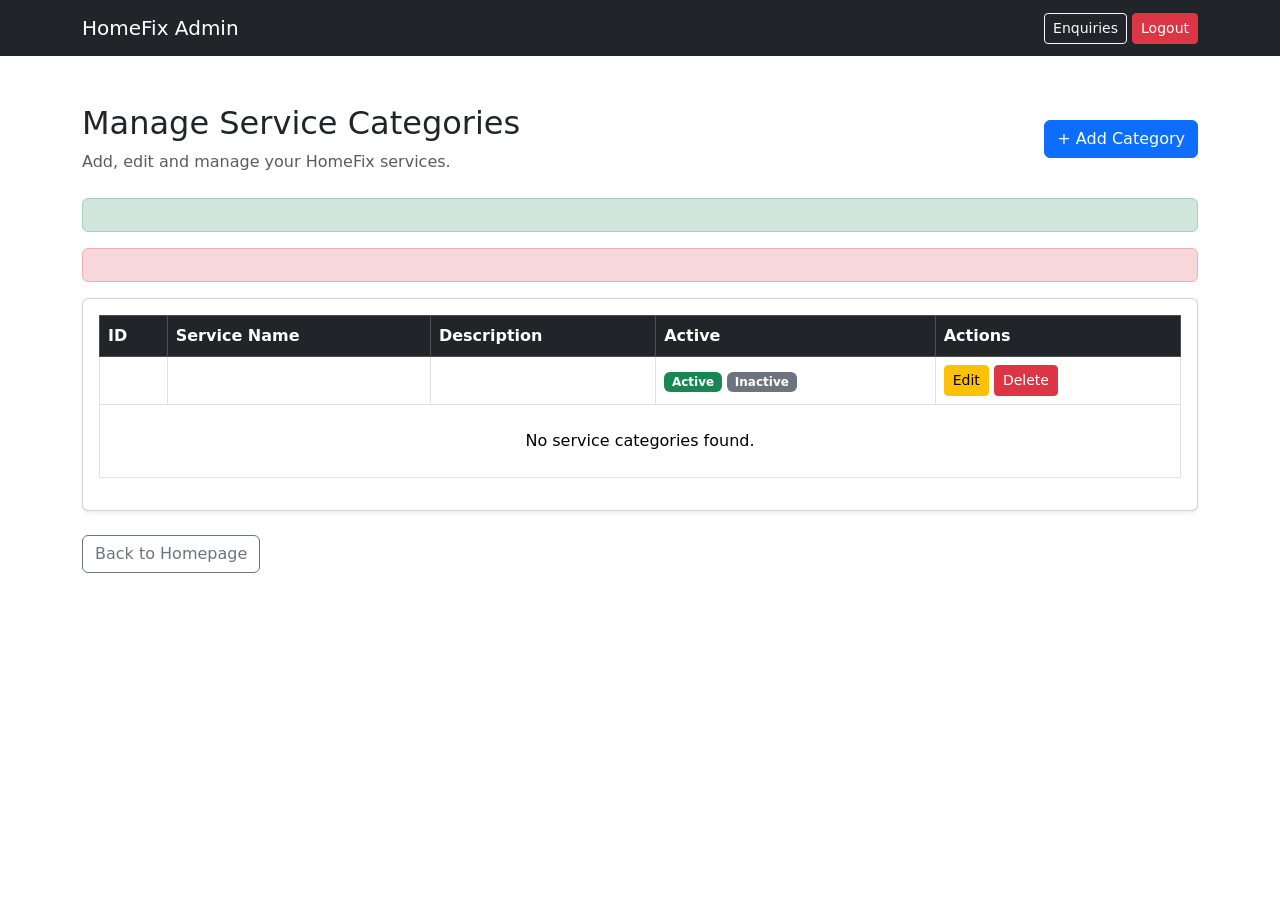
<file: homefix/src/main/resources/templates/admin-categories.html>
<!DOCTYPE html>
<html lang="en" xmlns:th="http://www.thymeleaf.org">
<head>
  <meta charset="UTF-8">
  <meta name="viewport" content="width=device-width, initial-scale=1.0">

  <title>Manage Categories | HomeFix</title>

  <link href="https://cdn.jsdelivr.net/npm/bootstrap@5.3.3/dist/css/bootstrap.min.css"
        rel="stylesheet">

  <link rel="stylesheet" th:href="@{/css/style.css}">
</head>

<body>

<nav class="navbar navbar-dark bg-dark">
  <div class="container">
    <a class="navbar-brand" th:href="@{/}">HomeFix Admin</a>

    <div>
      <a th:href="@{/admin/enquiries}"
         class="btn btn-outline-light btn-sm">
        Enquiries
      </a>

      <a th:href="@{/admin/logout}"
         class="btn btn-danger btn-sm">
        Logout
      </a>
    </div>
  </div>
</nav>

<div class="container py-5">

  <div class="d-flex justify-content-between align-items-center mb-4">
    <div>
      <h2>Manage Service Categories</h2>
      <p class="text-muted mb-0">
        Add, edit and manage your HomeFix services.
      </p>
    </div>

    <a th:href="@{/admin/categories/add}"
       class="btn btn-primary">
      + Add Category
    </a>
  </div>

  <div th:if="${successMessage}"
       class="alert alert-success"
       th:text="${successMessage}">
  </div>

  <div th:if="${errorMessage}"
       class="alert alert-danger"
       th:text="${errorMessage}">
  </div>

  <div class="card shadow-sm">
    <div class="card-body">

      <div class="table-responsive">
        <table class="table table-bordered table-hover align-middle">

          <thead class="table-dark">
          <tr>
            <th>ID</th>
            <th>Service Name</th>
            <th>Description</th>
            <th>Active</th>
            <th>Actions</th>
          </tr>
          </thead>

          <tbody>
          <tr th:each="category : ${categories}">

            <td th:text="${category.id}"></td>

            <td th:text="${category.name}"></td>

            <td th:text="${category.description}"></td>

            <td>
                            <span th:if="${category.active}"
                                  class="badge bg-success">
                                Active
                            </span>

              <span th:unless="${category.active}"
                    class="badge bg-secondary">
                                Inactive
                            </span>
            </td>

            <td>
              <a th:href="@{/admin/categories/edit/{id}(id=${category.id})}"
                 class="btn btn-sm btn-warning">
                Edit
              </a>

              <form th:action="@{/admin/categories/delete}"
                    method="post"
                    class="d-inline">

                <input type="hidden"
                       name="id"
                       th:value="${category.id}">

                <button type="submit"
                        class="btn btn-sm btn-danger">
                  Delete
                </button>
              </form>
            </td>

          </tr>

          <tr th:if="${#lists.isEmpty(categories)}">
            <td colspan="5" class="text-center py-4">
              No service categories found.
            </td>
          </tr>

          </tbody>
        </table>
      </div>

    </div>
  </div>

  <div class="mt-4">
    <a th:href="@{/}" class="btn btn-outline-secondary">
      Back to Homepage
    </a>
  </div>

</div>

</body>
</html>
</file>
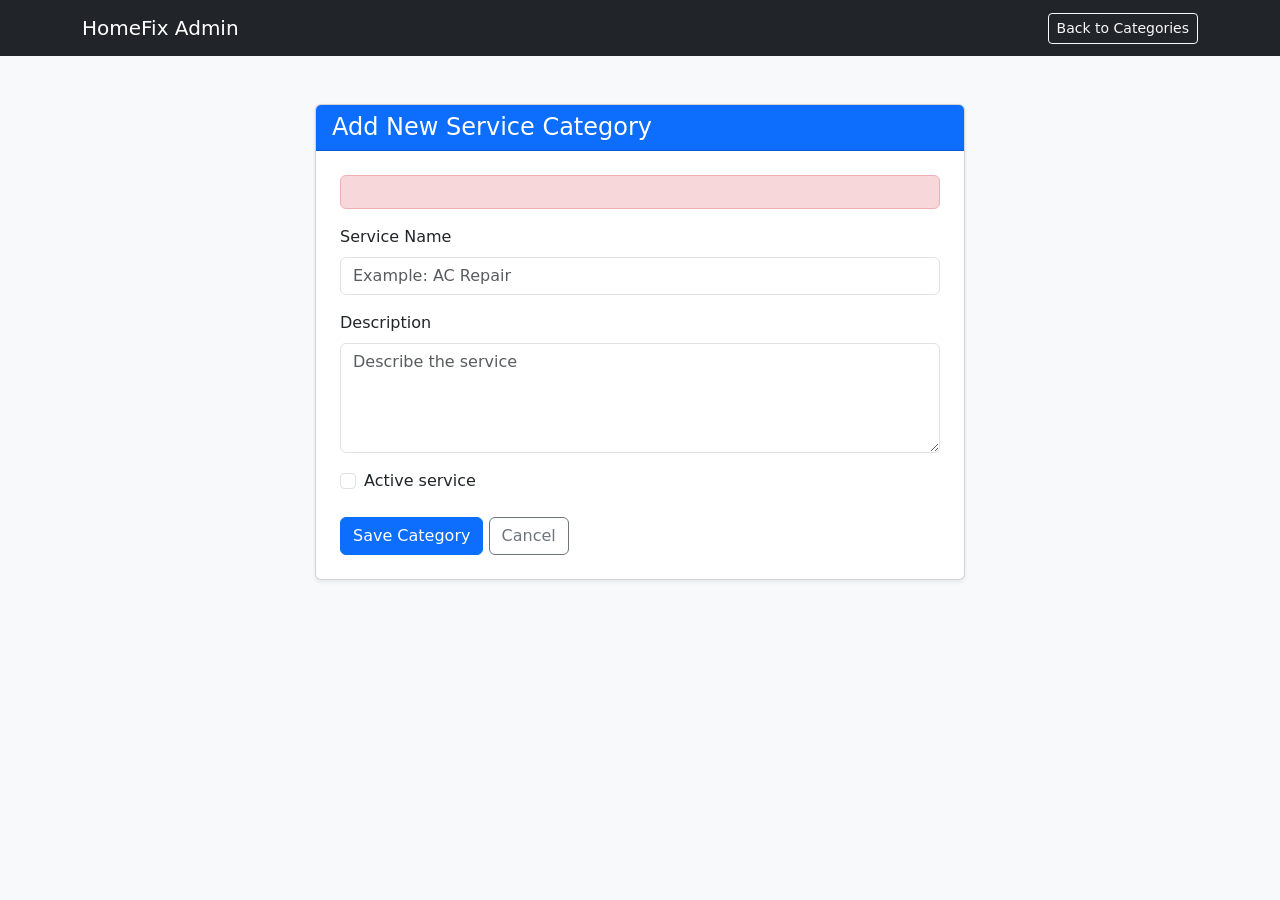
<file: homefix/src/main/resources/templates/admin-category-form.html>
<!DOCTYPE html>
<html lang="en" xmlns:th="http://www.thymeleaf.org">
<head>
  <meta charset="UTF-8">
  <meta name="viewport" content="width=device-width, initial-scale=1.0">

  <title>Add Service Category | HomeFix</title>

  <link href="https://cdn.jsdelivr.net/npm/bootstrap@5.3.3/dist/css/bootstrap.min.css"
        rel="stylesheet">

  <link rel="stylesheet" th:href="@{/css/style.css}">
</head>

<body class="bg-light">

<nav class="navbar navbar-dark bg-dark">
  <div class="container">
    <a class="navbar-brand" th:href="@{/}">HomeFix Admin</a>

    <a th:href="@{/admin/categories}"
       class="btn btn-outline-light btn-sm">
      Back to Categories
    </a>
  </div>
</nav>

<div class="container py-5">

  <div class="card shadow-sm mx-auto" style="max-width: 650px;">

    <div class="card-header bg-primary text-white">
      <h4 class="mb-0"
          th:text="${editMode} ? 'Edit Service Category' : 'Add New Service Category'">
        Add New Service Category
      </h4>
    </div>

    <div class="card-body p-4">

      <div th:if="${errorMessage}"
           class="alert alert-danger"
           th:text="${errorMessage}">
      </div>

      <form th:action="${editMode}
                              ? @{/admin/categories/update}
                              : @{/admin/categories/add}"
            method="post"
            th:object="${category}">

        <input type="hidden"
               name="id"
               th:if="${editMode}"
               th:value="${category.id}">

        <div class="mb-3">
          <label for="name" class="form-label">
            Service Name
          </label>

          <input type="text"
                 id="name"
                 th:field="*{name}"
                 class="form-control"
                 placeholder="Example: AC Repair"
                 required>
        </div>

        <div class="mb-3">
          <label for="description" class="form-label">
            Description
          </label>

          <textarea id="description"
                    th:field="*{description}"
                    class="form-control"
                    rows="4"
                    placeholder="Describe the service"
                    required></textarea>
        </div>

        <div class="form-check mb-4">
          <input type="checkbox"
                 id="active"
                 th:field="*{active}"
                 class="form-check-input">

          <label for="active" class="form-check-label">
            Active service
          </label>
        </div>

        <button type="submit"
                class="btn btn-primary"
                th:text="${editMode} ? 'Update Category' : 'Save Category'">
          Save Category
        </button>

        <a th:href="@{/admin/categories}"
           class="btn btn-outline-secondary">
          Cancel
        </a>

      </form>

    </div>
  </div>

</div>

</body>
</html>
</file>
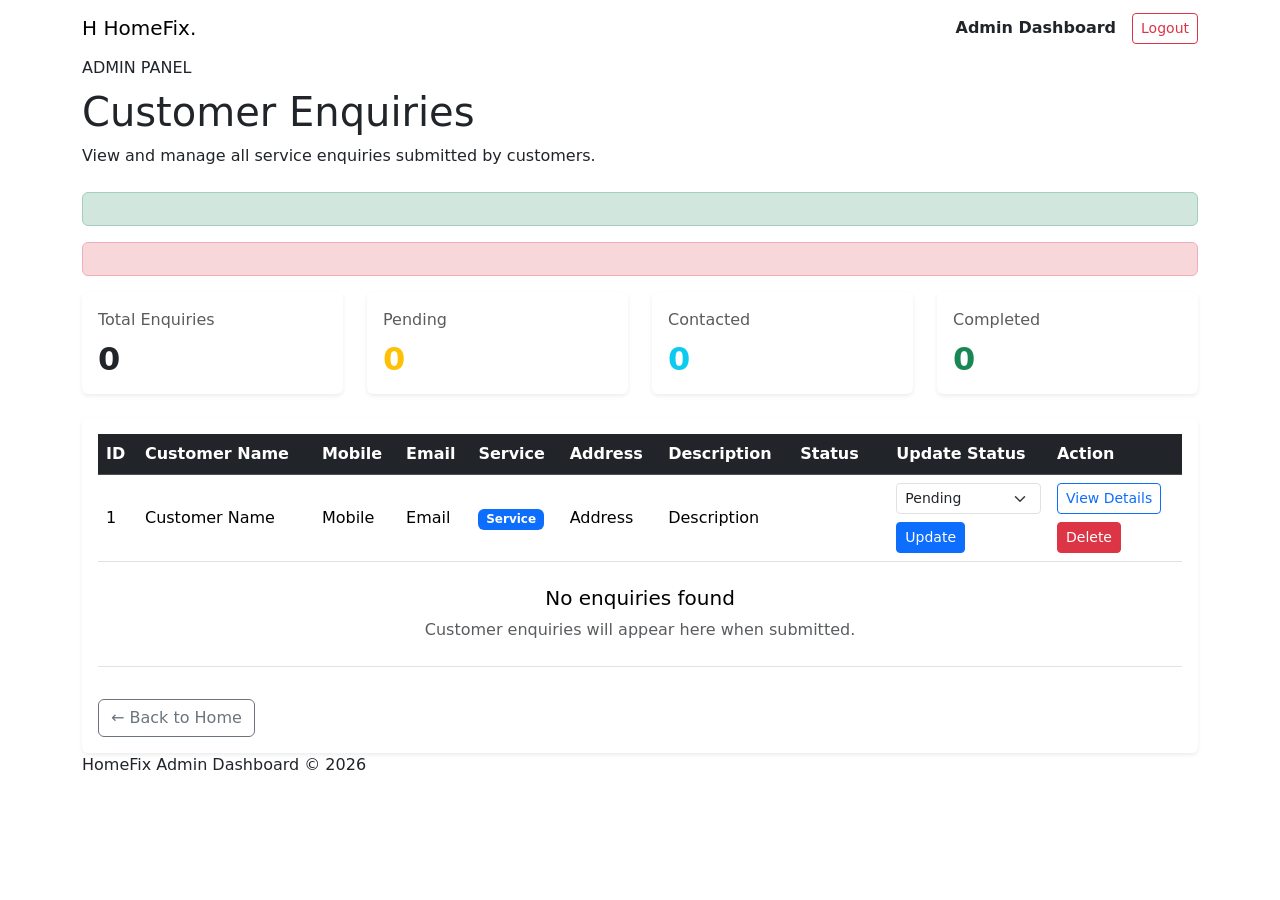
<file: homefix/src/main/resources/templates/admin-enquiries.html>
<!DOCTYPE html>
<html lang="en" xmlns:th="http://www.thymeleaf.org">

<head>
    <meta charset="UTF-8">
    <meta name="viewport" content="width=device-width, initial-scale=1.0">

    <title>Admin Dashboard | HomeFix</title>

    <link href="https://cdn.jsdelivr.net/npm/bootstrap@5.3.3/dist/css/bootstrap.min.css"
          rel="stylesheet">

    <link rel="stylesheet" th:href="@{/css/style.css}">
</head>

<body>

<!-- NAVBAR -->
<nav class="navbar main-navbar">
    <div class="container">

        <a class="navbar-brand brand-logo" th:href="@{/}">
            <span class="brand-icon">H</span>
            HomeFix<span class="brand-dot">.</span>
        </a>

        <div class="d-flex align-items-center gap-3">
            <span class="fw-semibold">Admin Dashboard</span>

            <a th:href="@{/admin/logout}"
               class="btn btn-outline-danger btn-sm">
                Logout
            </a>
        </div>

    </div>
</nav>


<!-- DASHBOARD CONTENT -->
<section class="services-section">

    <div class="container">

        <!-- PAGE HEADING -->
        <div class="mb-4">
            <span class="section-label">ADMIN PANEL</span>

            <h1 class="mt-2">Customer Enquiries</h1>

            <p class="section-description">
                View and manage all service enquiries submitted by customers.
            </p>
        </div>


        <!-- SUCCESS / ERROR MESSAGES -->
        <div class="alert alert-success"
             th:if="${successMessage}"
             th:text="${successMessage}">
        </div>

        <div class="alert alert-danger"
             th:if="${errorMessage}"
             th:text="${errorMessage}">
        </div>


        <!-- DASHBOARD SUMMARY CARDS -->
        <div class="row g-4 mb-4">

            <!-- TOTAL ENQUIRIES -->
            <div class="col-12 col-sm-6 col-xl-3">
                <div class="card shadow-sm border-0 h-100">
                    <div class="card-body">
                        <p class="text-muted mb-2">Total Enquiries</p>

                        <h2 class="fw-bold mb-0"
                            th:text="${totalEnquiries}">0</h2>
                    </div>
                </div>
            </div>

            <!-- PENDING -->
            <div class="col-12 col-sm-6 col-xl-3">
                <div class="card shadow-sm border-0 h-100">
                    <div class="card-body">
                        <p class="text-muted mb-2">Pending</p>

                        <h2 class="fw-bold text-warning mb-0"
                            th:text="${pendingEnquiries}">0</h2>
                    </div>
                </div>
            </div>

            <!-- CONTACTED -->
            <div class="col-12 col-sm-6 col-xl-3">
                <div class="card shadow-sm border-0 h-100">
                    <div class="card-body">
                        <p class="text-muted mb-2">Contacted</p>

                        <h2 class="fw-bold text-info mb-0"
                            th:text="${contactedEnquiries}">0</h2>
                    </div>
                </div>
            </div>

            <!-- COMPLETED -->
            <div class="col-12 col-sm-6 col-xl-3">
                <div class="card shadow-sm border-0 h-100">
                    <div class="card-body">
                        <p class="text-muted mb-2">Completed</p>

                        <h2 class="fw-bold text-success mb-0"
                            th:text="${completedEnquiries}">0</h2>
                    </div>
                </div>
            </div>

        </div>


        <!-- ENQUIRIES TABLE -->
        <div class="card shadow-sm border-0">

            <div class="card-body">

                <div class="table-responsive">

                    <table class="table table-hover align-middle">

                        <!-- TABLE HEADER -->
                        <thead class="table-dark">
                        <tr>
                            <th>ID</th>
                            <th>Customer Name</th>
                            <th>Mobile</th>
                            <th>Email</th>
                            <th>Service</th>
                            <th>Address</th>
                            <th>Description</th>
                            <th>Status</th>
                            <th>Update Status</th>
                            <th>Action</th>
                        </tr>
                        </thead>


                        <!-- TABLE BODY -->
                        <tbody>

                        <tr th:each="enquiry : ${enquiries}">

                            <!-- ID -->
                            <td th:text="${enquiry.id}">1</td>

                            <!-- CUSTOMER NAME -->
                            <td th:text="${enquiry.customerName}">
                                Customer Name
                            </td>

                            <!-- MOBILE -->
                            <td th:text="${enquiry.mobileNumber}">
                                Mobile
                            </td>

                            <!-- EMAIL -->
                            <td th:text="${enquiry.email}">
                                Email
                            </td>

                            <!-- SERVICE -->
                            <td>
                                <span class="badge text-bg-primary"
                                      th:text="${enquiry.serviceName}">
                                    Service
                                </span>
                            </td>

                            <!-- ADDRESS -->
                            <td th:text="${enquiry.address}">
                                Address
                            </td>

                            <!-- DESCRIPTION -->
                            <td th:text="${enquiry.description}">
                                Description
                            </td>

                            <!-- CURRENT STATUS -->
                            <td>
                                <span class="badge"
                                      th:classappend="${enquiry.status == 'Pending'} ? ' text-bg-warning' :
                                      (${enquiry.status == 'Contacted'} ? ' text-bg-info' :
                                      (${enquiry.status == 'Completed'} ? ' text-bg-success' :
                                      ' text-bg-danger'))"
                                      th:text="${enquiry.status}">
                                    Pending
                                </span>
                            </td>

                            <!-- UPDATE STATUS FORM -->
                            <td>
                                <form th:action="@{/admin/enquiries/update-status}"
                                      method="post">

                                    <input type="hidden"
                                           name="id"
                                           th:value="${enquiry.id}">

                                    <select name="status"
                                            class="form-select form-select-sm mb-2"
                                            required>

                                        <option value="Pending"
                                                th:selected="${enquiry.status == 'Pending'}">
                                            Pending
                                        </option>

                                        <option value="Contacted"
                                                th:selected="${enquiry.status == 'Contacted'}">
                                            Contacted
                                        </option>

                                        <option value="Completed"
                                                th:selected="${enquiry.status == 'Completed'}">
                                            Completed
                                        </option>

                                        <option value="Cancelled"
                                                th:selected="${enquiry.status == 'Cancelled'}">
                                            Cancelled
                                        </option>

                                    </select>

                                    <button type="submit"
                                            class="btn btn-sm btn-primary">
                                        Update
                                    </button>

                                </form>
                            </td>

                            <!-- VIEW DETAILS -->
                            <td>
                                <a th:href="@{/admin/enquiries/{id}(id=${enquiry.id})}"
                                   class="btn btn-sm btn-outline-primary">
                                    View Details
                                </a>
                                <form th:action="@{/admin/enquiries/delete}"
                                      method="post"
                                      class="mt-2">

                                    <input type="hidden" name="id" th:value="${enquiry.id}">

                                    <button type="submit" class="btn btn-sm btn-danger">
                                        Delete
                                    </button>

                                </form>
                            </td>

                        </tr>



                        <!-- EMPTY STATE -->
                        <tr th:if="${#lists.isEmpty(enquiries)}">
                            <td colspan="10"
                                class="text-center py-4">

                                <h5>No enquiries found</h5>

                                <p class="text-muted mb-0">
                                    Customer enquiries will appear here when submitted.
                                </p>

                            </td>
                        </tr>

                        </tbody>

                    </table>

                </div>


                <!-- BACK TO HOME -->
                <a th:href="@{/}"
                   class="btn btn-outline-secondary mt-3">
                    &larr; Back to Home
                </a>

            </div>

        </div>

    </div>

</section>


<!-- FOOTER -->
<footer class="main-footer">

    <div class="container">

        <div class="footer-content">
            <p class="mb-0">
                HomeFix Admin Dashboard &copy; 2026
            </p>
        </div>

    </div>

</footer>

</body>
</html>
</file>
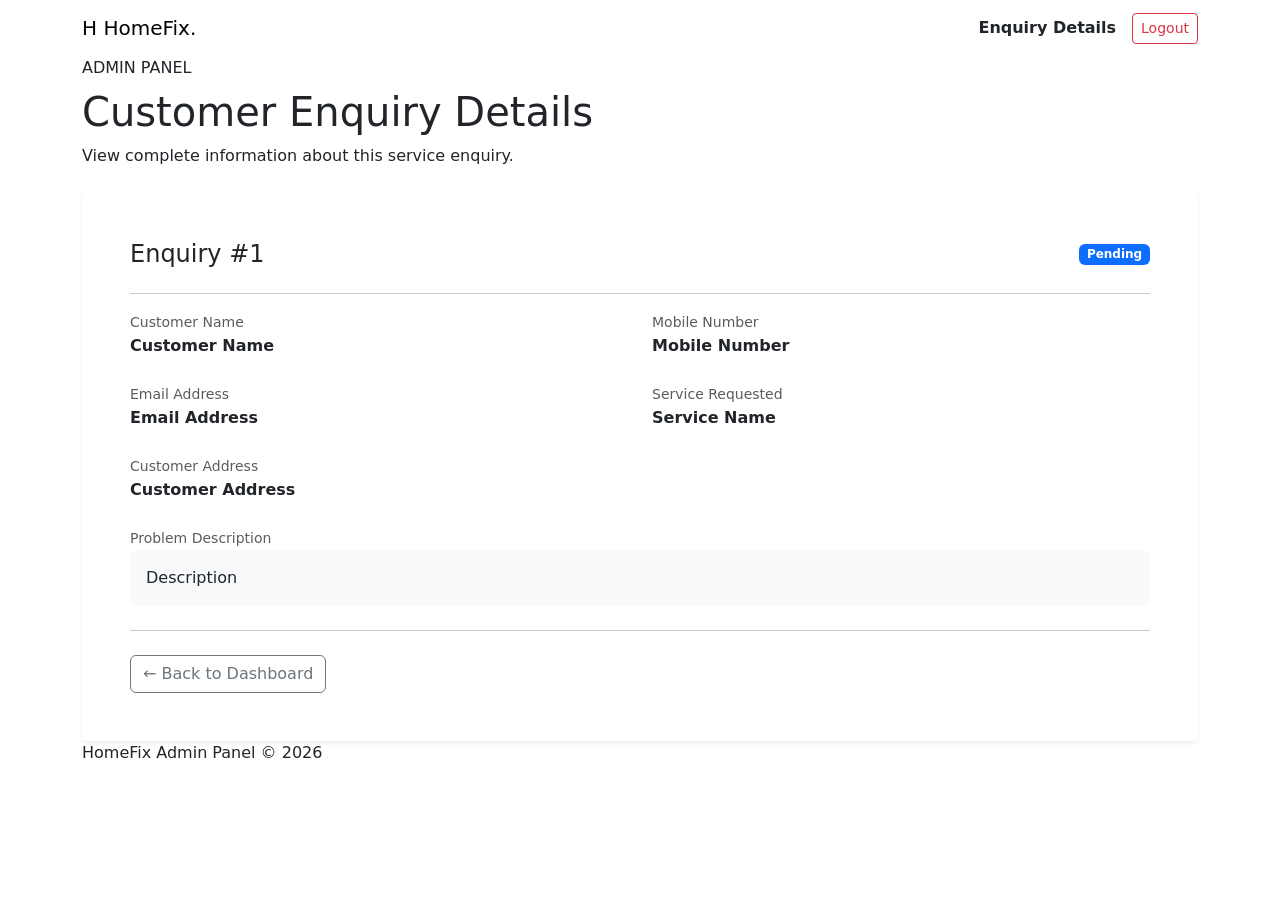
<file: homefix/src/main/resources/templates/admin-enquiry-details.html>
<!DOCTYPE html>
<html lang="en" xmlns:th="http://www.thymeleaf.org">

<head>
    <meta charset="UTF-8">
    <meta name="viewport" content="width=device-width, initial-scale=1.0">

    <title>Enquiry Details | HomeFix</title>

    <link href="https://cdn.jsdelivr.net/npm/bootstrap@5.3.3/dist/css/bootstrap.min.css"
          rel="stylesheet">

    <link rel="stylesheet" th:href="@{/css/style.css}">
</head>

<body>

<!-- NAVBAR -->
<nav class="navbar main-navbar">
    <div class="container">

        <a class="navbar-brand brand-logo" th:href="@{/}">
            <span class="brand-icon">H</span>
            HomeFix<span class="brand-dot">.</span>
        </a>

        <div class="d-flex align-items-center gap-3">
            <span class="fw-semibold">Enquiry Details</span>

            <a th:href="@{/admin/logout}"
               class="btn btn-outline-danger btn-sm">
                Logout
            </a>
        </div>

    </div>
</nav>


<!-- ENQUIRY DETAILS -->
<section class="services-section">

    <div class="container">

        <div class="mb-4">
            <span class="section-label">ADMIN PANEL</span>

            <h1 class="mt-2">Customer Enquiry Details</h1>

            <p class="section-description">
                View complete information about this service enquiry.
            </p>
        </div>


        <div class="card border-0 shadow-sm">

            <div class="card-body p-4 p-md-5">

                <div class="d-flex justify-content-between align-items-center
                            flex-wrap gap-3 mb-4">

                    <h4 class="mb-0">
                        Enquiry #<span th:text="${enquiry.id}">1</span>
                    </h4>

                    <span class="badge text-bg-primary"
                          th:text="${enquiry.status}">
                        Pending
                    </span>

                </div>


                <hr>


                <div class="row g-4">

                    <div class="col-md-6">
                        <label class="text-muted small">
                            Customer Name
                        </label>

                        <p class="fw-semibold mb-0"
                           th:text="${enquiry.customerName}">
                            Customer Name
                        </p>
                    </div>


                    <div class="col-md-6">
                        <label class="text-muted small">
                            Mobile Number
                        </label>

                        <p class="fw-semibold mb-0"
                           th:text="${enquiry.mobileNumber}">
                            Mobile Number
                        </p>
                    </div>


                    <div class="col-md-6">
                        <label class="text-muted small">
                            Email Address
                        </label>

                        <p class="fw-semibold mb-0"
                           th:text="${enquiry.email}">
                            Email Address
                        </p>
                    </div>


                    <div class="col-md-6">
                        <label class="text-muted small">
                            Service Requested
                        </label>

                        <p class="fw-semibold mb-0"
                           th:text="${enquiry.serviceName}">
                            Service Name
                        </p>
                    </div>


                    <div class="col-12">
                        <label class="text-muted small">
                            Customer Address
                        </label>

                        <p class="fw-semibold mb-0"
                           th:text="${enquiry.address}">
                            Customer Address
                        </p>
                    </div>


                    <div class="col-12">
                        <label class="text-muted small">
                            Problem Description
                        </label>

                        <div class="bg-light rounded p-3">
                            <p class="mb-0"
                               th:text="${enquiry.description}">
                                Description
                            </p>
                        </div>
                    </div>

                </div>


                <hr class="my-4">


                <a th:href="@{/admin/enquiries}"
                   class="btn btn-outline-secondary">
                    &larr; Back to Dashboard
                </a>

            </div>

        </div>

    </div>

</section>


<!-- FOOTER -->
<footer class="main-footer">
    <div class="container">
        <div class="footer-content">
            <p class="mb-0">
                HomeFix Admin Panel &copy; 2026
            </p>
        </div>
    </div>
</footer>

</body>
</html>
</file>
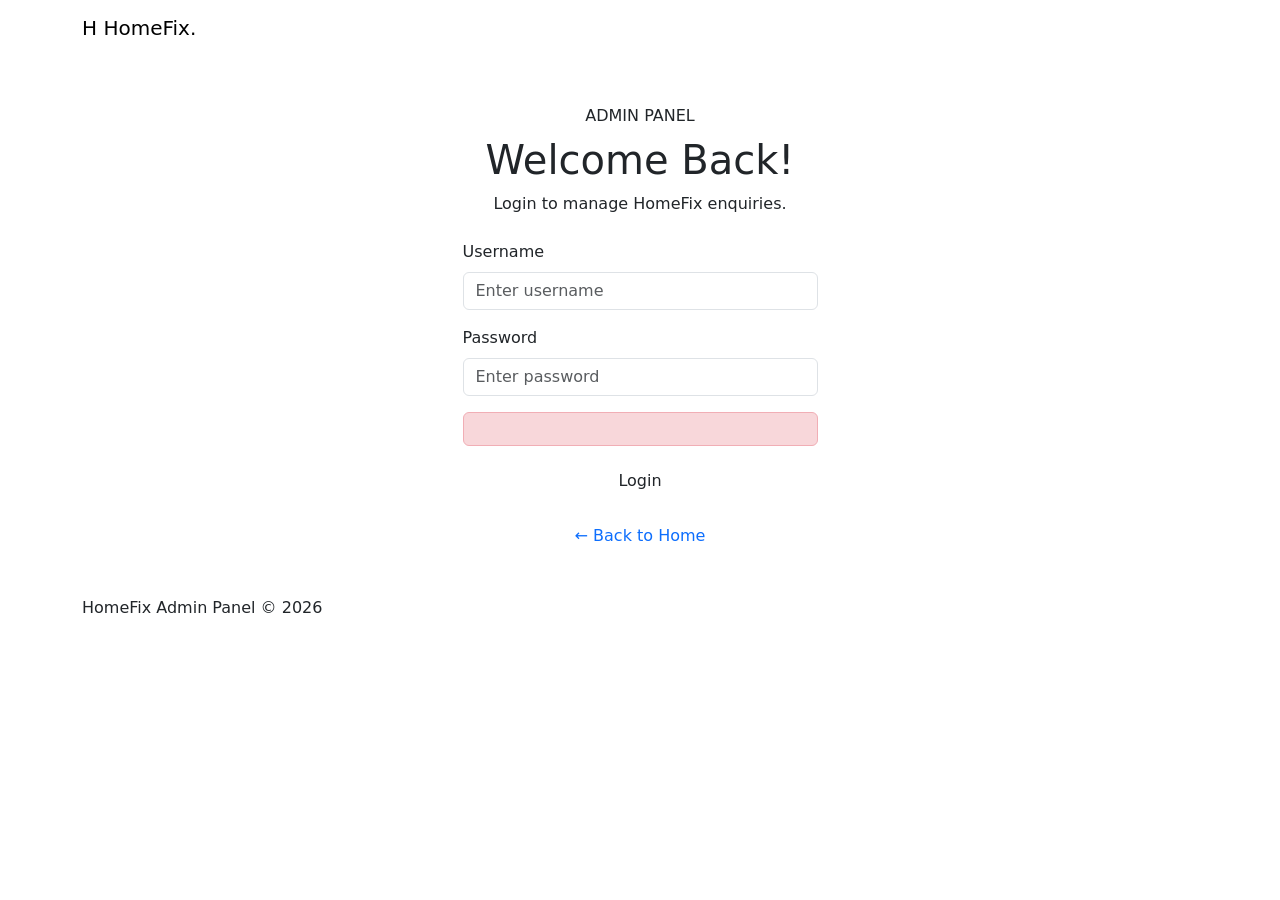
<file: homefix/src/main/resources/templates/admin-login.html>
<!DOCTYPE html>
<html lang="en" xmlns:th="http://www.thymeleaf.org">

<head>
    <meta charset="UTF-8">
    <meta name="viewport" content="width=device-width, initial-scale=1.0">

    <title>Admin Login | HomeFix</title>

    <link href="https://cdn.jsdelivr.net/npm/bootstrap@5.3.3/dist/css/bootstrap.min.css"
          rel="stylesheet">

    <link rel="stylesheet" th:href="@{/css/style.css}">
</head>

<body>

<nav class="navbar main-navbar">
    <div class="container">
        <a class="navbar-brand brand-logo" th:href="@{/}">
            <span class="brand-icon">H</span>
            HomeFix<span class="brand-dot">.</span>
        </a>
    </div>
</nav>

<section class="services-section">
    <div class="container">

        <div class="row justify-content-center">
            <div class="col-12 col-md-7 col-lg-5">

                <div class="service-card p-4 p-md-5">

                    <div class="text-center mb-4">
                        <span class="section-label">ADMIN PANEL</span>

                        <h1 class="mt-2">Welcome Back!</h1>

                        <p class="section-description">
                            Login to manage HomeFix enquiries.
                        </p>
                    </div>

                    <form th:action="@{/admin/login}" method="post">

                        <div class="mb-3">
                            <label for="username" class="form-label">
                                Username
                            </label>

                            <input type="text"
                                   id="username"
                                   name="username"
                                   class="form-control"
                                   placeholder="Enter username"
                                   autocomplete="username"
                                   required>
                        </div>

                        <div class="mb-3">
                            <label for="password" class="form-label">
                                Password
                            </label>

                            <input type="password"
                                   id="password"
                                   name="password"
                                   class="form-control"
                                   placeholder="Enter password"
                                   autocomplete="current-password"
                                   required>
                        </div>


                        <div class="alert alert-danger"
                             th:if="${errorMessage}"
                             th:text="${errorMessage}">
                        </div>

                        <button type="submit"
                                class="btn btn-primary-custom w-100">
                            Login
                        </button>

                    </form>

                    <div class="text-center mt-4">
                        <a th:href="@{/}" class="text-decoration-none">
                            &larr; Back to Home
                        </a>
                    </div>

                </div>

            </div>
        </div>

    </div>
</section>

<footer class="main-footer">
    <div class="container">
        <div class="footer-content">
            <p class="mb-0">HomeFix Admin Panel &copy; 2026</p>
        </div>
    </div>
</footer>

</body>
</html>
</file>
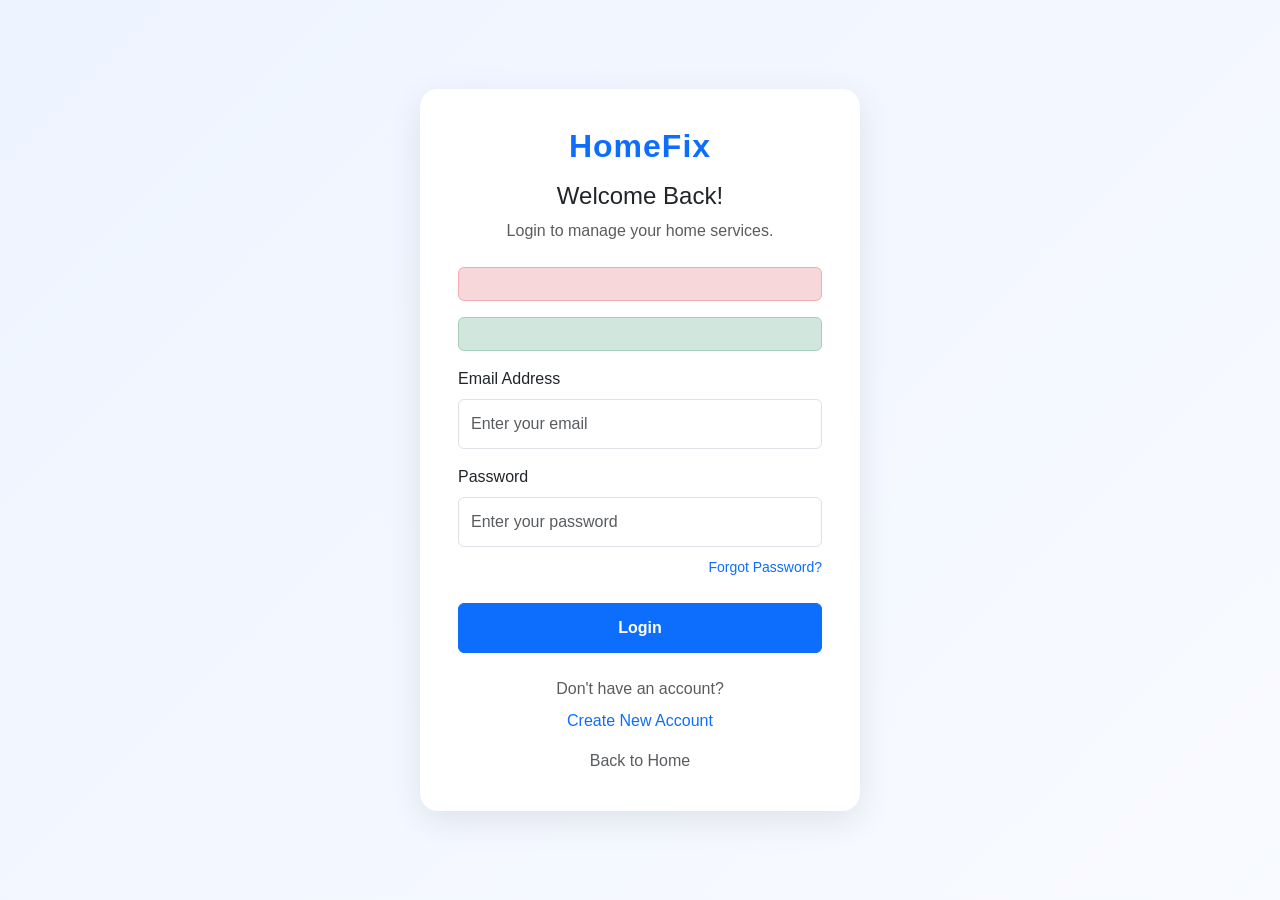
<file: homefix/src/main/resources/templates/customer-login.html>
<!DOCTYPE html>
<html lang="en" xmlns:th="http://www.thymeleaf.org">
<head>
    <meta charset="UTF-8">
    <meta name="viewport" content="width=device-width, initial-scale=1.0">

    <title>Customer Login | HomeFix</title>

    <link href="https://cdn.jsdelivr.net/npm/bootstrap@5.3.3/dist/css/bootstrap.min.css"
          rel="stylesheet">

    <style>
        body {
            background: linear-gradient(135deg, #eef4ff, #f8faff);
            min-height: 100vh;
            display: flex;
            align-items: center;
            justify-content: center;
            font-family: Arial, sans-serif;
        }

        .login-card {
            width: 100%;
            max-width: 440px;
            background: #fff;
            padding: 38px;
            border-radius: 18px;
            box-shadow: 0 10px 35px rgba(0, 0, 0, 0.09);
        }

        .brand {
            color: #0d6efd;
            font-weight: 800;
            letter-spacing: 1px;
        }

        .form-control {
            padding: 12px;
        }

        .login-btn {
            padding: 12px;
            font-weight: 600;
        }
    </style>
</head>

<body>

<div class="login-card">

    <div class="text-center mb-4">
        <h2 class="brand">HomeFix</h2>
        <h4 class="mt-3">Welcome Back!</h4>
        <p class="text-muted">Login to manage your home services.</p>
    </div>

    <div th:if="${errorMessage}"
         class="alert alert-danger"
         th:text="${errorMessage}">
    </div>

    <div th:if="${successMessage}"
         class="alert alert-success"
         th:text="${successMessage}">
    </div>

    <form th:action="@{/customer/login}" method="post">

        <div class="mb-3">
            <label for="email" class="form-label">Email Address</label>
            <input type="email"
                   id="email"
                   name="email"
                   class="form-control"
                   placeholder="Enter your email"
                   autocomplete="email"
                   required>
        </div>


        <div class="mb-4">
            <label for="password" class="form-label">Password</label>

            <input type="password"
                   id="password"
                   name="password"
                   class="form-control"
                   placeholder="Enter your password"
                   autocomplete="current-password"
                   required>

            <div class="text-end mt-2">
                <a th:href="@{/customer/forgot-password}"
                   class="text-decoration-none small">
                    Forgot Password?
                </a>
            </div>
        </div>



        <button type="submit" class="btn btn-primary w-100 login-btn">
            Login
        </button>

    </form>

    <div class="text-center mt-4">
        <p class="text-muted mb-2">Don't have an account?</p>
        <a th:href="@{/customer/register}" class="text-decoration-none">
            Create New Account
        </a>
    </div>

    <div class="text-center mt-3">
        <a th:href="@{/}" class="text-muted text-decoration-none">
            Back to Home
        </a>
    </div>

</div>

</body>
</html>
</file>
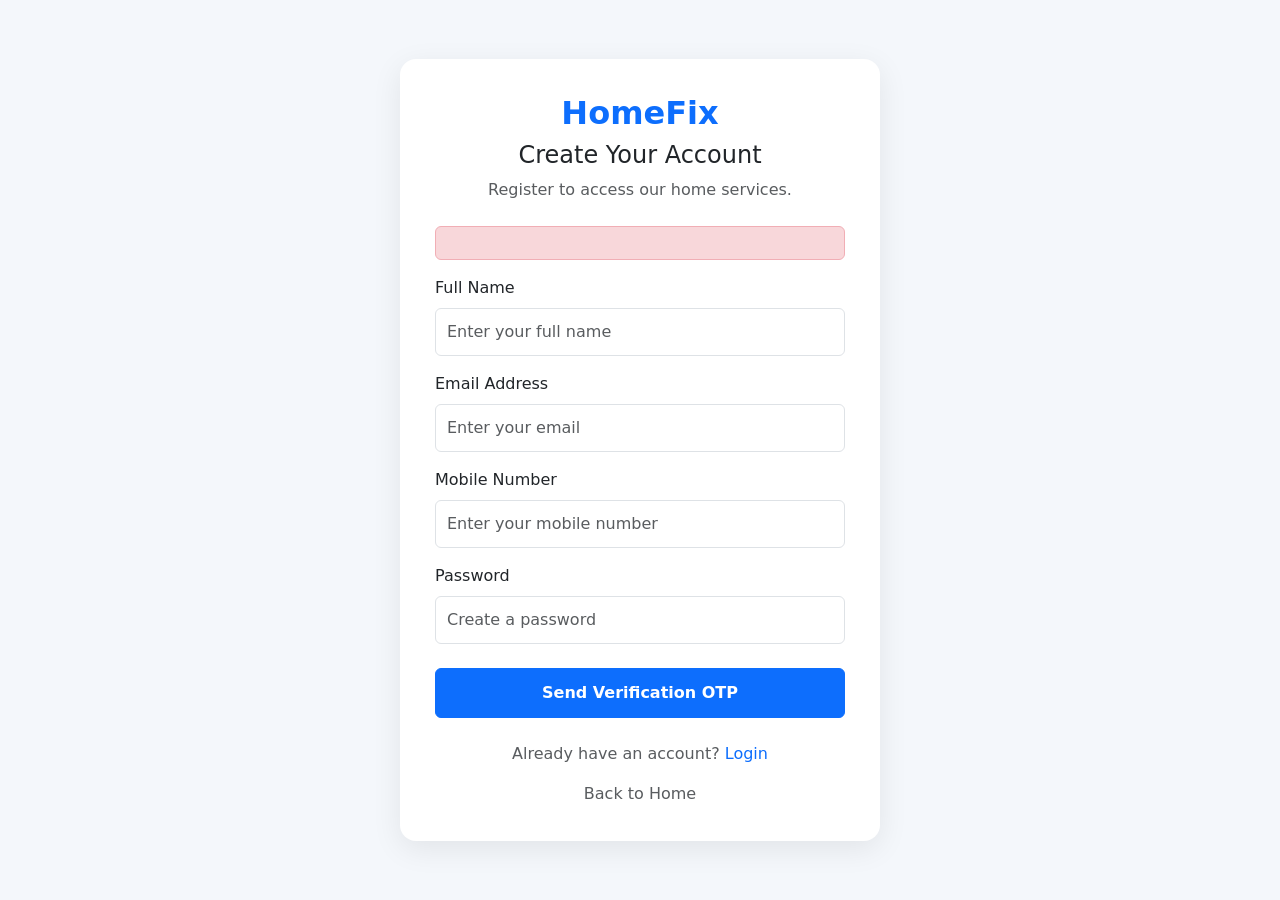
<file: homefix/src/main/resources/templates/customer-register.html>
<!DOCTYPE html>
<html lang="en" xmlns:th="http://www.thymeleaf.org">
<head>
    <meta charset="UTF-8">
    <meta name="viewport" content="width=device-width, initial-scale=1.0">
    <title>Customer Registration | HomeFix</title>

    <link href="https://cdn.jsdelivr.net/npm/bootstrap@5.3.3/dist/css/bootstrap.min.css"
          rel="stylesheet">

    <style>
        body {
            background: #f4f7fb;
            min-height: 100vh;
            display: flex;
            align-items: center;
            justify-content: center;
        }

        .register-card {
            width: 100%;
            max-width: 480px;
            background: #fff;
            padding: 35px;
            border-radius: 16px;
            box-shadow: 0 8px 30px rgba(0, 0, 0, 0.08);
        }

        .brand {
            color: #0d6efd;
            font-weight: 800;
        }

        .form-control {
            padding: 11px;
        }

        .btn-register {
            padding: 12px;
            font-weight: 600;
        }
    </style>
</head>

<body>

<div class="register-card">

    <div class="text-center mb-4">
        <h2 class="brand">HomeFix</h2>
        <h4>Create Your Account</h4>
        <p class="text-muted">Register to access our home services.</p>
    </div>

    <div th:if="${errorMessage}"
         class="alert alert-danger"
         th:text="${errorMessage}">
    </div>

    <form th:action="@{/customer/send-otp}"
          th:object="${customer}"
          method="post">

        <div class="mb-3">
            <label for="name" class="form-label">Full Name</label>
            <input type="text"
                   id="name"
                   th:field="*{name}"
                   class="form-control"
                   placeholder="Enter your full name"
                   required>
        </div>

        <div class="mb-3">
            <label for="email" class="form-label">Email Address</label>
            <input type="email"
                   id="email"
                   th:field="*{email}"
                   class="form-control"
                   placeholder="Enter your email"
                   required>
        </div>

        <div class="mb-3">
            <label for="mobile" class="form-label">Mobile Number</label>
            <input type="tel"
                   id="mobile"
                   th:field="*{mobile}"
                   class="form-control"
                   placeholder="Enter your mobile number"
                   required>
        </div>

        <div class="mb-4">
            <label for="password" class="form-label">Password</label>
            <input type="password"
                   id="password"
                   th:field="*{password}"
                   class="form-control"
                   placeholder="Create a password"
                   required>
        </div>

        <button type="submit" class="btn btn-primary w-100 btn-register">
            Send Verification OTP
        </button>

    </form>

    <div class="text-center mt-4">
        <span class="text-muted">Already have an account?</span>
        <a th:href="@{/customer/login}" class="text-decoration-none">Login</a>
    </div>

    <div class="text-center mt-3">
        <a th:href="@{/}" class="text-muted text-decoration-none">
            Back to Home
        </a>
    </div>

</div>

</body>
</html>
</file>
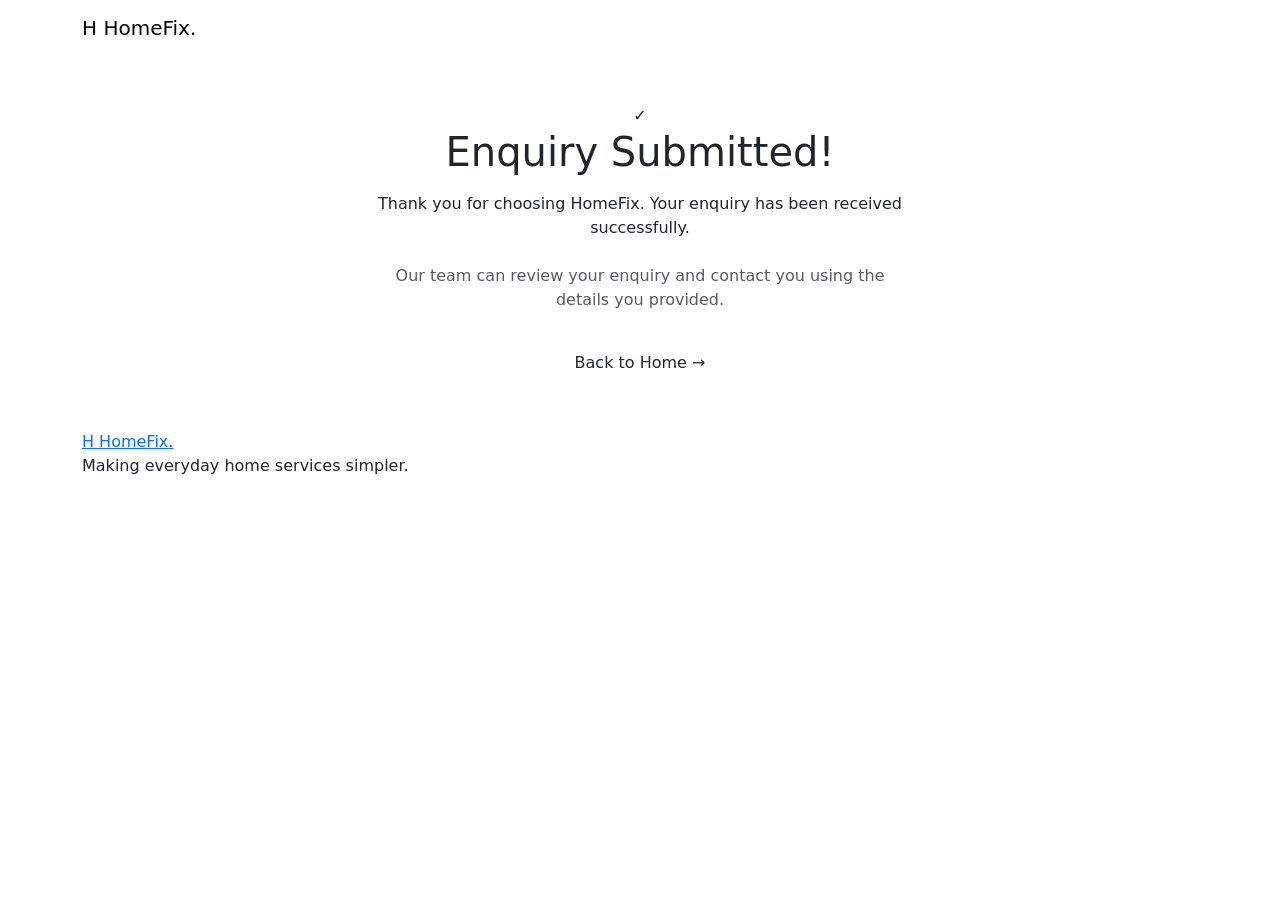
<file: homefix/src/main/resources/templates/enquiry-success.html>
<!DOCTYPE html>
<html lang="en" xmlns:th="http://www.thymeleaf.org">

<head>
    <meta charset="UTF-8">
    <meta name="viewport" content="width=device-width, initial-scale=1.0">

    <title>Enquiry Submitted | HomeFix</title>

    <link href="https://cdn.jsdelivr.net/npm/bootstrap@5.3.3/dist/css/bootstrap.min.css"
          rel="stylesheet">

    <link rel="stylesheet" th:href="@{/css/style.css}">
</head>

<body>

<nav class="navbar main-navbar">
    <div class="container">

        <a class="navbar-brand brand-logo" th:href="@{/}">
            <span class="brand-icon">H</span>
            HomeFix<span class="brand-dot">.</span>
        </a>

    </div>
</nav>

<section class="services-section">
    <div class="container">

        <div class="row justify-content-center">
            <div class="col-lg-7">

                <div class="service-card text-center p-5">

                    <div class="why-icon icon-green mx-auto">
                        &#10003;
                    </div>

                    <h1 class="mb-3">Enquiry Submitted!</h1>

                    <p class="section-description mb-4">
                        Thank you for choosing HomeFix.
                        Your enquiry has been received successfully.
                    </p>

                    <p class="text-muted">
                        Our team can review your enquiry and contact you
                        using the details you provided.
                    </p>

                    <a th:href="@{/}"
                       class="btn btn-primary-custom mt-3">
                        Back to Home &rarr;
                    </a>

                </div>

            </div>
        </div>

    </div>
</section>

<footer class="main-footer">
    <div class="container">
        <div class="footer-content">

            <a class="brand-logo footer-logo" th:href="@{/}">
                <span class="brand-icon">H</span>
                HomeFix<span class="brand-dot">.</span>
            </a>

            <p>Making everyday home services simpler.</p>

        </div>
    </div>
</footer>

</body>
</html>
</file>
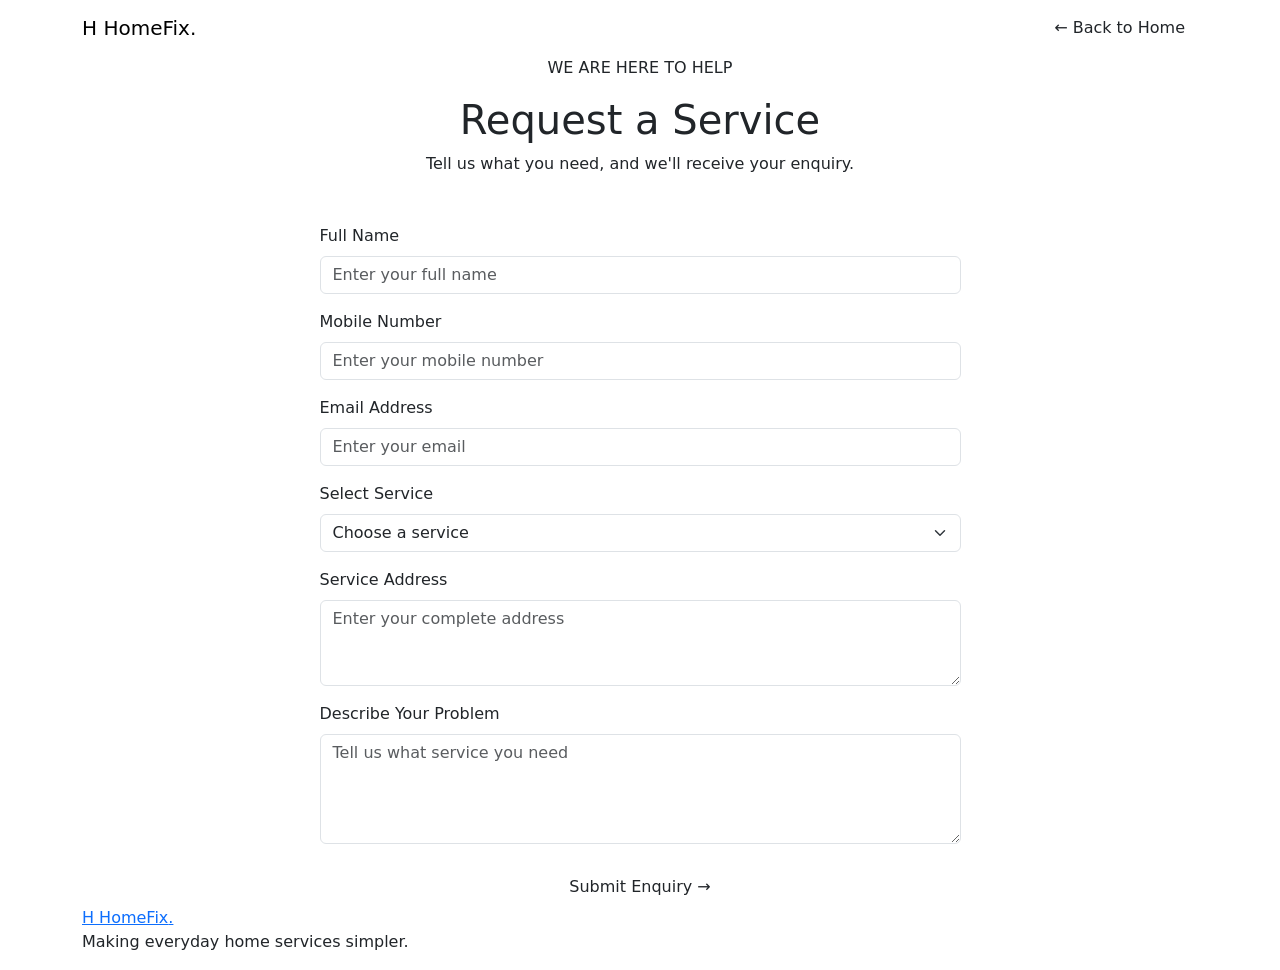
<file: homefix/src/main/resources/templates/enquiry.html>
<!DOCTYPE html>
<html lang="en" xmlns:th="http://www.thymeleaf.org">
<head>
    <meta charset="UTF-8">
    <meta name="viewport" content="width=device-width, initial-scale=1.0">

    <title>Service Enquiry | HomeFix</title>

    <link href="https://cdn.jsdelivr.net/npm/bootstrap@5.3.3/dist/css/bootstrap.min.css"
          rel="stylesheet">

    <link rel="stylesheet" th:href="@{/css/style.css}">
</head>

<body>

<nav class="navbar main-navbar">
    <div class="container">
        <a class="navbar-brand brand-logo" th:href="@{/}">
            <span class="brand-icon">H</span>
            HomeFix<span class="brand-dot">.</span>
        </a>

        <a th:href="@{/}" class="btn btn-outline-custom">
            &larr; Back to Home
        </a>
    </div>
</nav>

<section class="services-section">
    <div class="container">

        <div class="text-center mb-5">
            <span class="section-label">WE ARE HERE TO HELP</span>
            <h1 class="mt-3">Request a Service</h1>
            <p class="section-description">
                Tell us what you need, and we'll receive your enquiry.
            </p>
        </div>

        <div class="row justify-content-center">
            <div class="col-lg-7">

                <div class="service-card">

                    <form th:action="@{/enquiry}"
                          th:object="${enquiry}"
                          method="post">

                        <div class="mb-3">
                            <label for="customerName" class="form-label">
                                Full Name
                            </label>

                            <input type="text"
                                   class="form-control"
                                   id="customerName"
                                   th:field="*{customerName}"
                                   placeholder="Enter your full name"
                                   required>
                        </div>

                        <div class="mb-3">
                            <label for="mobileNumber" class="form-label">
                                Mobile Number
                            </label>

                            <input type="tel"
                                   class="form-control"
                                   id="mobileNumber"
                                   th:field="*{mobileNumber}"
                                   placeholder="Enter your mobile number"
                                   required>
                        </div>

                        <div class="mb-3">
                            <label for="email" class="form-label">
                                Email Address
                            </label>

                            <input type="email"
                                   class="form-control"
                                   id="email"
                                   th:field="*{email}"
                                   placeholder="Enter your email"
                                   required>
                        </div>

                        <div class="mb-3">
                            <label for="serviceName" class="form-label">
                                Select Service
                            </label>

                            <select class="form-select"
                                    id="serviceName"
                                    th:field="*{serviceName}"
                                    required>

                                <option value="">Choose a service</option>

                                <option th:each="category : ${categories}"
                                        th:if="${category.active}"
                                        th:value="${category.name}"
                                        th:text="${category.name}">
                                </option>

                            </select>
                        </div>

                        <div class="mb-3">
                            <label for="address" class="form-label">
                                Service Address
                            </label>

                            <textarea class="form-control"
                                      id="address"
                                      th:field="*{address}"
                                      rows="3"
                                      placeholder="Enter your complete address"
                                      required></textarea>
                        </div>

                        <div class="mb-4">
                            <label for="description" class="form-label">
                                Describe Your Problem
                            </label>

                            <textarea class="form-control"
                                      id="description"
                                      th:field="*{description}"
                                      rows="4"
                                      placeholder="Tell us what service you need"></textarea>
                        </div>

                        <button type="submit"
                                class="btn btn-primary-custom w-100">
                            Submit Enquiry &rarr;
                        </button>

                    </form>

                </div>

            </div>
        </div>

    </div>
</section>

<footer class="main-footer">
    <div class="container">
        <div class="footer-content">
            <a class="brand-logo footer-logo" th:href="@{/}">
                <span class="brand-icon">H</span>
                HomeFix<span class="brand-dot">.</span>
            </a>

            <p>Making everyday home services simpler.</p>
        </div>
    </div>
</footer>

</body>
</html>
</file>
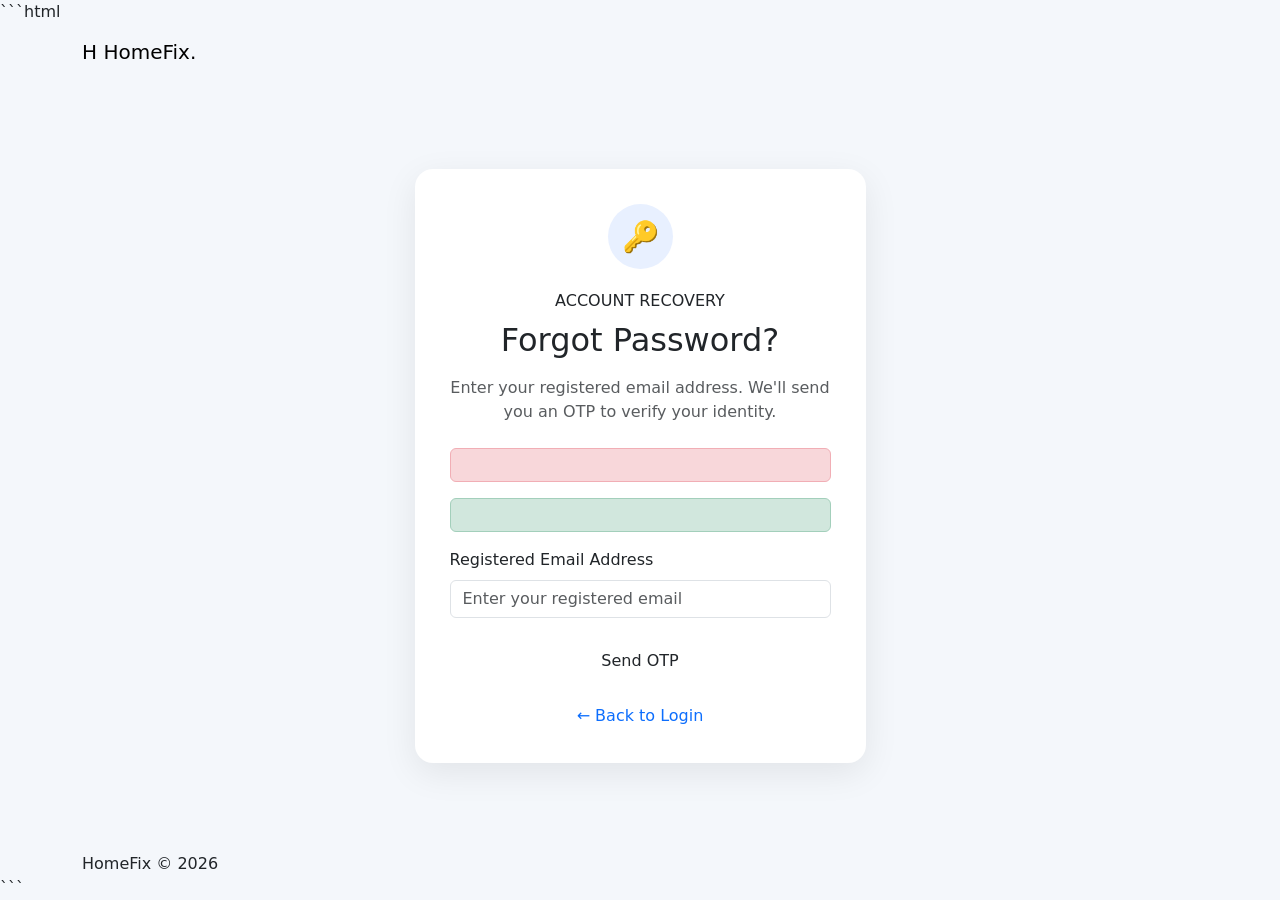
<file: homefix/src/main/resources/templates/forgot-password.html>
```html
<!DOCTYPE html>
<html lang="en" xmlns:th="http://www.thymeleaf.org">

<head>
    <meta charset="UTF-8">
    <meta name="viewport" content="width=device-width, initial-scale=1.0">

    <title>Forgot Password | HomeFix</title>

    <link href="https://cdn.jsdelivr.net/npm/bootstrap@5.3.3/dist/css/bootstrap.min.css"
          rel="stylesheet">

    <link rel="stylesheet" th:href="@{/css/style.css}">

    <style>
        body {
            background: #f4f7fb;
            min-height: 100vh;
            display: flex;
            flex-direction: column;
        }

        .forgot-wrapper {
            flex: 1;
            display: flex;
            align-items: center;
            padding: 40px 0;
        }

        .forgot-card {
            background: #fff;
            border-radius: 18px;
            padding: 35px;
            box-shadow: 0 10px 35px rgba(0, 0, 0, 0.08);
        }

        .forgot-icon {
            width: 65px;
            height: 65px;
            display: flex;
            align-items: center;
            justify-content: center;
            background: #e8f0ff;
            color: #0d6efd;
            font-size: 30px;
            border-radius: 50%;
            margin: 0 auto 20px;
        }
    </style>
</head>

<body>

<nav class="navbar main-navbar">
    <div class="container">
        <a class="navbar-brand brand-logo" th:href="@{/}">
            <span class="brand-icon">H</span>
            HomeFix<span class="brand-dot">.</span>
        </a>
    </div>
</nav>

<section class="forgot-wrapper">
    <div class="container">

        <div class="row justify-content-center">
            <div class="col-12 col-md-7 col-lg-5">

                <div class="forgot-card">

                    <div class="text-center mb-4">

                        <div class="forgot-icon">&#128273;</div>

                        <span class="section-label">ACCOUNT RECOVERY</span>

                        <h2 class="mt-2">Forgot Password?</h2>

                        <p class="text-muted mt-3">
                            Enter your registered email address.
                            We'll send you an OTP to verify your identity.
                        </p>

                    </div>

                    <div th:if="${errorMessage}"
                         class="alert alert-danger"
                         th:text="${errorMessage}">
                    </div>

                    <div th:if="${successMessage}"
                         class="alert alert-success"
                         th:text="${successMessage}">
                    </div>

                    <form th:action="@{/customer/forgot-password}"
                          method="post">

                        <div class="mb-4">

                            <label for="email" class="form-label">
                                Registered Email Address
                            </label>

                            <input type="email"
                                   id="email"
                                   name="email"
                                   class="form-control"
                                   placeholder="Enter your registered email"
                                   autocomplete="email"
                                   required>

                        </div>

                        <button type="submit"
                                class="btn btn-primary-custom w-100">
                            Send OTP
                        </button>

                    </form>

                    <div class="text-center mt-4">
                        <a th:href="@{/customer/login}"
                           class="text-decoration-none">
                            &larr; Back to Login
                        </a>
                    </div>

                </div>

            </div>
        </div>

    </div>
</section>

<footer class="main-footer">
    <div class="container">
        <div class="footer-content">
            <p class="mb-0">HomeFix &copy; 2026</p>
        </div>
    </div>
</footer>

</body>
</html>
```
</file>
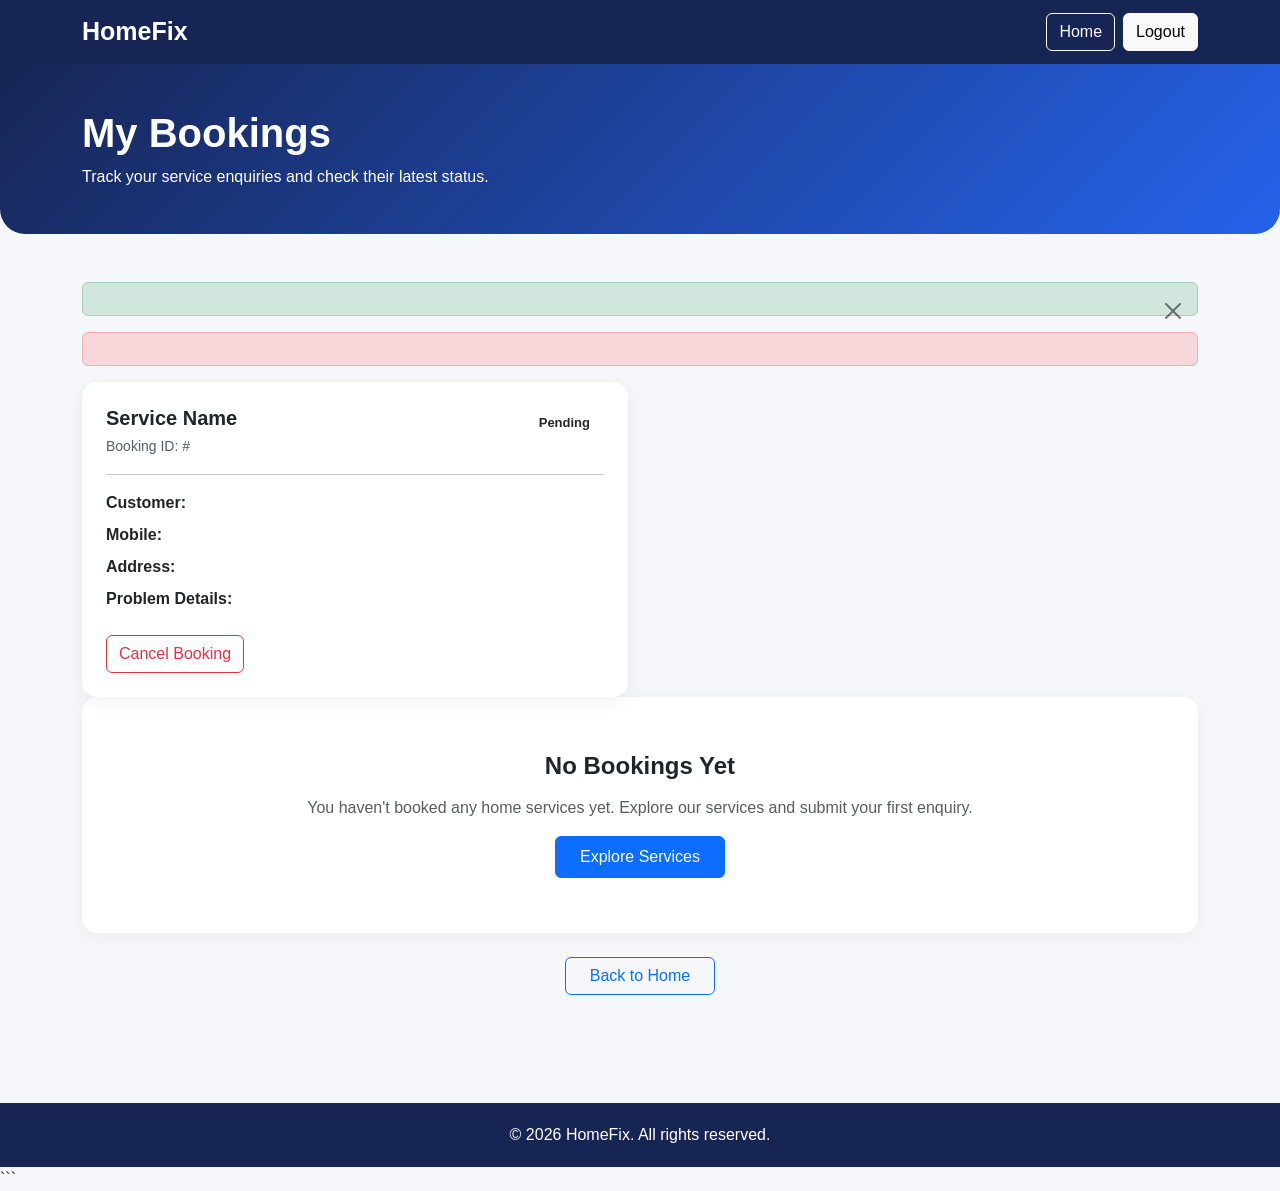
<file: homefix/src/main/resources/templates/my-bookings.html>
<!DOCTYPE html>
<html lang="en" xmlns:th="http://www.thymeleaf.org">

<head>
    <meta charset="UTF-8">
    <meta name="viewport" content="width=device-width, initial-scale=1.0">

    <title>My Bookings | HomeFix</title>

    <link href="https://cdn.jsdelivr.net/npm/bootstrap@5.3.3/dist/css/bootstrap.min.css"
          rel="stylesheet">

    <style>
        body {
            background: #f5f7fb;
            font-family: Arial, sans-serif;
        }

        .navbar {
            background: #172554;
        }

        .navbar-brand {
            color: #ffffff;
            font-size: 25px;
            font-weight: bold;
        }

        .navbar-brand:hover {
            color: #ffffff;
        }

        .page-header {
            background: linear-gradient(135deg, #172554, #2563eb);
            color: white;
            padding: 45px 0;
            border-radius: 0 0 25px 25px;
        }

        .booking-card {
            background: white;
            border: none;
            border-radius: 15px;
            box-shadow: 0 4px 18px rgba(0, 0, 0, 0.06);
            transition: transform 0.2s;
        }

        .booking-card:hover {
            transform: translateY(-3px);
        }

        .status {
            padding: 7px 14px;
            border-radius: 20px;
            font-size: 13px;
            font-weight: bold;
            display: inline-block;
        }

        .status-pending {
            background: #fff3cd;
            color: #856404;
        }

        .status-contacted {
            background: #cfe2ff;
            color: #084298;
        }

        .status-complete {
            background: #d1e7dd;
            color: #0f5132;
        }

        .status-cancelled {
            background: #f8d7da;
            color: #842029;
        }

        .empty-box {
            background: white;
            border-radius: 15px;
            padding: 55px 20px;
            text-align: center;
            box-shadow: 0 4px 18px rgba(0, 0, 0, 0.05);
        }

        footer {
            background: #172554;
            color: white;
            padding: 20px 0;
            margin-top: 60px;
        }
    </style>
</head>

<body>

<!-- Navbar -->
<nav class="navbar navbar-expand-lg">
    <div class="container">

        <a class="navbar-brand" th:href="@{/}">
            HomeFix
        </a>

        <div class="ms-auto d-flex gap-2">

            <a th:href="@{/}"
               class="btn btn-outline-light">
                Home
            </a>

            <form th:action="@{/customer/logout}" method="post">
                <button type="submit" class="btn btn-light">
                    Logout
                </button>
            </form>

        </div>
    </div>
</nav>

<!-- Page Header -->
<section class="page-header">
    <div class="container">
        <h1 class="fw-bold">My Bookings</h1>
        <p class="mb-0">
            Track your service enquiries and check their latest status.
        </p>
    </div>
</section>

<!-- Main Content -->
<div class="container py-5">

    <!-- Success Message -->
    <div th:if="${successMessage}"
         class="alert alert-success alert-dismissible fade show"
         role="alert">

        <span th:text="${successMessage}"></span>

        <button type="button"
                class="btn-close"
                data-bs-dismiss="alert"></button>
    </div>

    <!-- Error Message -->
    <div th:if="${errorMessage}"
         class="alert alert-danger"
         th:text="${errorMessage}">
    </div>

    <!-- Booking List -->
    <div class="row g-4"
         th:if="${not #lists.isEmpty(enquiries)}">

        <div class="col-lg-6"
             th:each="booking : ${enquiries}">

            <div class="booking-card card h-100">

                <div class="card-body p-4">

                    <div class="d-flex justify-content-between
                                align-items-start gap-3 mb-3">

                        <div>
                            <h5 class="fw-bold mb-1"
                                th:text="${booking.serviceName}">
                                Service Name
                            </h5>

                            <small class="text-muted">
                                Booking ID: #
                                <span th:text="${booking.id}"></span>
                            </small>
                        </div>

                        <span class="status"
                              th:classappend="${booking.status == 'Pending'
                                  ? ' status-pending'
                                  : booking.status == 'Contacted'
                                  ? ' status-contacted'
                                  : booking.status == 'Complete'
                                  or booking.status == 'Completed'
                                  ? ' status-complete'
                                  : booking.status == 'Cancelled'
                                  or booking.status == 'Canceled'
                                  ? ' status-cancelled'
                                  : ''}"
                              th:text="${booking.status}">
                            Pending
                        </span>

                    </div>

                    <hr>

                    <p class="mb-2">
                        <strong>Customer:</strong>
                        <span th:text="${booking.customerName}"></span>
                    </p>

                    <p class="mb-2">
                        <strong>Mobile:</strong>
                        <span th:text="${booking.mobileNumber}"></span>
                    </p>

                    <p class="mb-2">
                        <strong>Address:</strong>
                        <span th:text="${booking.address}"></span>
                    </p>

                    <p class="mb-0">
                        <strong>Problem Details:</strong>
                        <span th:text="${booking.description}"></span>
                    </p>
                    <div class="mt-4"
                         th:if="${booking.status == 'Pending'}">

                        <form th:action="@{/customer/my-bookings/{id}/cancel(id=${booking.id})}"
                              method="post"
                              onsubmit="return confirm('Are you sure you want to cancel this booking?');">

                            <button type="submit" class="btn btn-outline-danger">
                                Cancel Booking
                            </button>

                        </form>

                    </div>

                </div>
            </div>

        </div>
    </div>

    <!-- Empty State -->
    <div class="empty-box"
         th:if="${#lists.isEmpty(enquiries)}">

        <h4 class="fw-bold mb-3">No Bookings Yet</h4>

        <p class="text-muted">
            You haven't booked any home services yet.
            Explore our services and submit your first enquiry.
        </p>

        <a th:href="@{/}"
           class="btn btn-primary px-4 py-2">
            Explore Services
        </a>

    </div>

    <!-- Back Button -->
    <div class="text-center mt-4">
        <a th:href="@{/}"
           class="btn btn-outline-primary px-4">
            Back to Home
        </a>
    </div>

</div>

<!-- Footer -->
<footer>
    <div class="container text-center">
        <p class="mb-0">
            &copy; 2026 HomeFix. All rights reserved.
        </p>
    </div>
</footer>

<script src="https://cdn.jsdelivr.net/npm/bootstrap@5.3.3/dist/js/bootstrap.bundle.min.js">
</script>

</body>
</html>
```
</file>
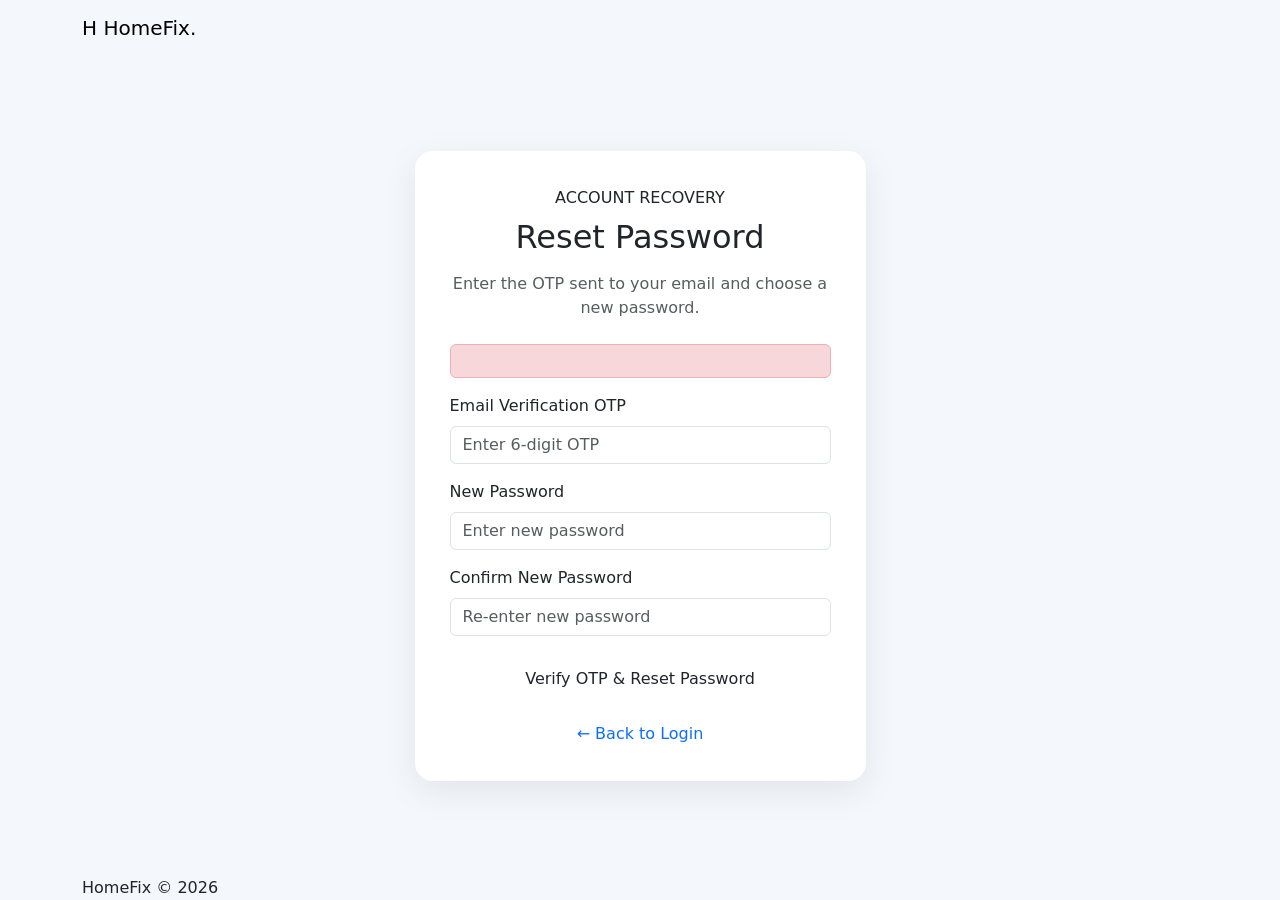
<file: homefix/src/main/resources/templates/reset-password.html>
<!DOCTYPE html>
<html lang="en" xmlns:th="http://www.thymeleaf.org">

<head>
    <meta charset="UTF-8">
    <meta name="viewport" content="width=device-width, initial-scale=1.0">

    <title>Reset Password | HomeFix</title>

    <link href="https://cdn.jsdelivr.net/npm/bootstrap@5.3.3/dist/css/bootstrap.min.css"
          rel="stylesheet">

    <link rel="stylesheet" th:href="@{/css/style.css}">

    <style>
        body {
            background: #f4f7fb;
            min-height: 100vh;
            display: flex;
            flex-direction: column;
        }

        .reset-wrapper {
            flex: 1;
            display: flex;
            align-items: center;
            padding: 40px 0;
        }

        .reset-card {
            background: #fff;
            border-radius: 18px;
            padding: 35px;
            box-shadow: 0 10px 35px rgba(0, 0, 0, 0.08);
        }
    </style>
</head>

<body>

<nav class="navbar main-navbar">
    <div class="container">
        <a class="navbar-brand brand-logo" th:href="@{/}">
            <span class="brand-icon">H</span>
            HomeFix<span class="brand-dot">.</span>
        </a>
    </div>
</nav>

<section class="reset-wrapper">
    <div class="container">

        <div class="row justify-content-center">
            <div class="col-12 col-md-7 col-lg-5">

                <div class="reset-card">

                    <div class="text-center mb-4">
                        <span class="section-label">ACCOUNT RECOVERY</span>

                        <h2 class="mt-2">Reset Password</h2>

                        <p class="text-muted mt-3">
                            Enter the OTP sent to your email and choose a new password.
                        </p>
                    </div>

                    <div th:if="${errorMessage}"
                         class="alert alert-danger"
                         th:text="${errorMessage}">
                    </div>

                    <form th:action="@{/customer/reset-password}"
                          method="post">

                        <div class="mb-3">
                            <label for="otp" class="form-label">
                                Email Verification OTP
                            </label>

                            <input type="text"
                                   id="otp"
                                   name="otp"
                                   class="form-control"
                                   placeholder="Enter 6-digit OTP"
                                   maxlength="6"
                                   pattern="[0-9]{6}"
                                   inputmode="numeric"
                                   required>
                        </div>

                        <div class="mb-3">
                            <label for="newPassword" class="form-label">
                                New Password
                            </label>

                            <input type="password"
                                   id="newPassword"
                                   name="newPassword"
                                   class="form-control"
                                   placeholder="Enter new password"
                                   autocomplete="new-password"
                                   required>
                        </div>

                        <div class="mb-4">
                            <label for="confirmPassword" class="form-label">
                                Confirm New Password
                            </label>

                            <input type="password"
                                   id="confirmPassword"
                                   name="confirmPassword"
                                   class="form-control"
                                   placeholder="Re-enter new password"
                                   autocomplete="new-password"
                                   required>
                        </div>

                        <button type="submit"
                                class="btn btn-primary-custom w-100">
                            Verify OTP & Reset Password
                        </button>

                    </form>

                    <div class="text-center mt-4">
                        <a th:href="@{/customer/login}"
                           class="text-decoration-none">
                            &larr; Back to Login
                        </a>
                    </div>

                </div>

            </div>
        </div>

    </div>
</section>

<footer class="main-footer">
    <div class="container">
        <div class="footer-content">
            <p class="mb-0">HomeFix &copy; 2026</p>
        </div>
    </div>
</footer>

</body>
</html>
</file>
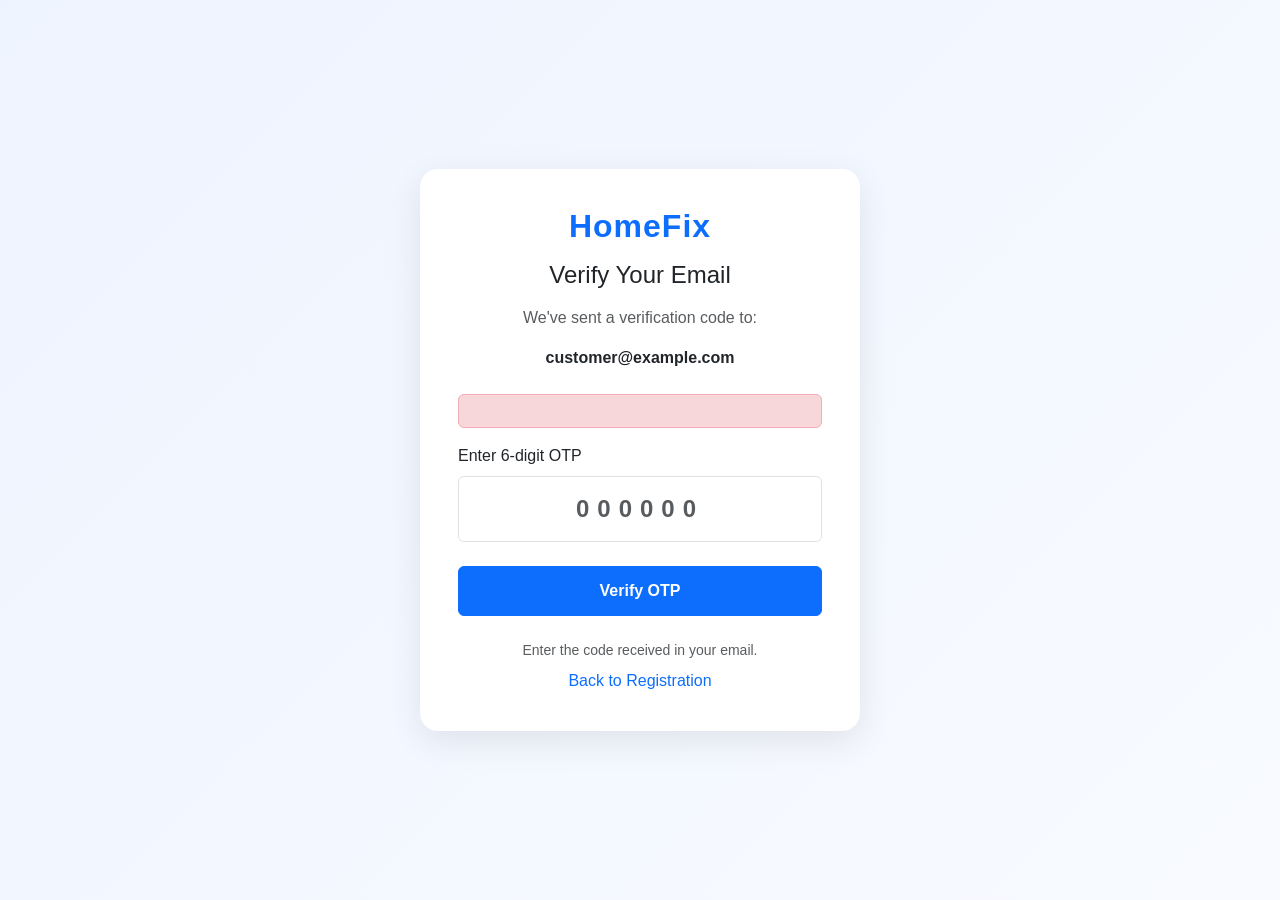
<file: homefix/src/main/resources/templates/verify-otp.html>
<!DOCTYPE html>
<html lang="en" xmlns:th="http://www.thymeleaf.org">
<head>
    <meta charset="UTF-8">
    <meta name="viewport" content="width=device-width, initial-scale=1.0">

    <title>Verify OTP | HomeFix</title>

    <link href="https://cdn.jsdelivr.net/npm/bootstrap@5.3.3/dist/css/bootstrap.min.css"
          rel="stylesheet">

    <style>
        body {
            background: linear-gradient(135deg, #eef4ff, #f8faff);
            min-height: 100vh;
            display: flex;
            align-items: center;
            justify-content: center;
            font-family: Arial, sans-serif;
        }

        .otp-card {
            width: 100%;
            max-width: 440px;
            background: #ffffff;
            padding: 38px;
            border-radius: 18px;
            box-shadow: 0 10px 35px rgba(0, 0, 0, 0.09);
        }

        .brand {
            color: #0d6efd;
            font-weight: 800;
            letter-spacing: 1px;
        }

        .otp-input {
            text-align: center;
            font-size: 24px;
            font-weight: 600;
            letter-spacing: 8px;
            padding: 14px;
        }

        .verify-btn {
            padding: 12px;
            font-weight: 600;
        }

        .email-text {
            overflow-wrap: anywhere;
        }
    </style>
</head>

<body>

<div class="otp-card">

    <div class="text-center mb-4">
        <h2 class="brand">HomeFix</h2>
        <h4 class="mt-3">Verify Your Email</h4>

        <p class="text-muted mt-3">
            We've sent a verification code to:
        </p>

        <p class="fw-semibold email-text" th:text="${email}">
            customer@example.com
        </p>
    </div>

    <div th:if="${errorMessage}"
         class="alert alert-danger"
         th:text="${errorMessage}">
    </div>

    <form th:action="@{/customer/verify-otp}" method="post">

        <div class="mb-4">
            <label for="otp" class="form-label">Enter 6-digit OTP</label>

            <input type="text"
                   id="otp"
                   name="otp"
                   class="form-control otp-input"
                   placeholder="000000"
                   maxlength="6"
                   pattern="[0-9]{6}"
                   inputmode="numeric"
                   autocomplete="one-time-code"
                   required>
        </div>

        <button type="submit"
                class="btn btn-primary w-100 verify-btn">
            Verify OTP
        </button>

    </form>

    <div class="text-center mt-4">
        <p class="text-muted small mb-2">
            Enter the code received in your email.
        </p>

        <a th:href="@{/customer/register}"
           class="text-decoration-none">
            Back to Registration
        </a>
    </div>

</div>

</body>
</html>
</file>
